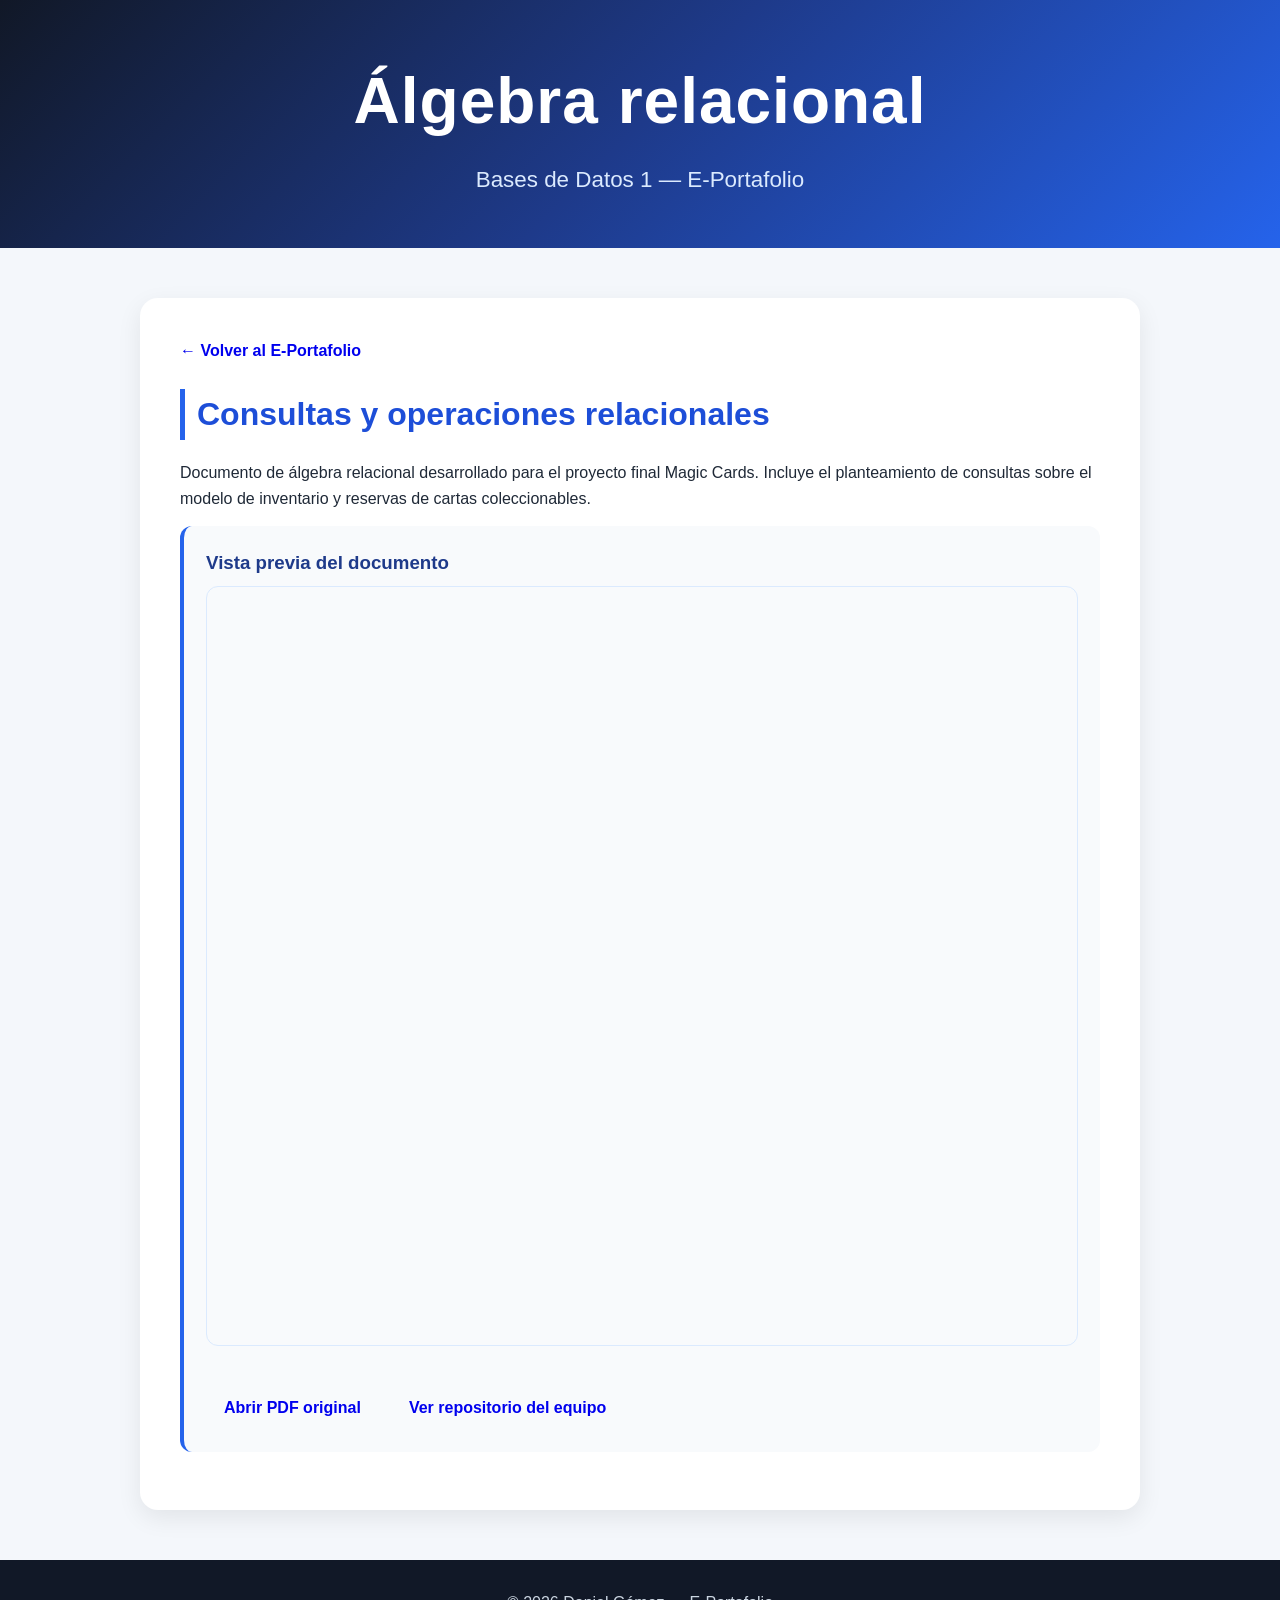
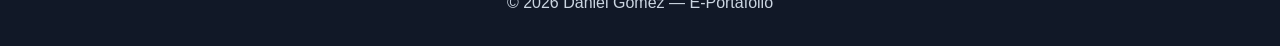
<file: evidencias/algebra.html>
<!DOCTYPE html>
<html lang="es">
<head>
<meta charset="UTF-8"><meta name="viewport" content="width=device-width, initial-scale=1.0">
<title>Álgebra relacional | Bases de Datos 1</title><link rel="stylesheet" href="../style.css">
<style>
.documento-preview{width:100%;height:760px;border:1px solid #dbeafe;border-radius:12px;background:#f8fafc}
.preview-acciones{display:flex;gap:12px;flex-wrap:wrap;margin-top:16px}
</style>
</head>
<body>
<header><h1>Álgebra relacional</h1><p>Bases de Datos 1 — E-Portafolio</p></header>
<main><section class="pagina-evidencias">
<a href="../index.html" class="volver">← Volver al E-Portafolio</a>
<h2>Consultas y operaciones relacionales</h2>
<p>Documento de álgebra relacional desarrollado para el proyecto final Magic Cards. Incluye el planteamiento de consultas sobre el modelo de inventario y reservas de cartas coleccionables.</p>
<article>
<h3>Vista previa del documento</h3>
<iframe class="documento-preview" src="https://raw.githubusercontent.com/Ande2323/ProyectoBasesDatosI/main/Algebra_Relacional_Magic_Cards.pdf" title="Documento de álgebra relacional de Magic Cards"></iframe>
<div class="preview-acciones"><a class="boton-evidencia" href="https://github.com/Ande2323/ProyectoBasesDatosI/blob/main/Algebra_Relacional_Magic_Cards.pdf" target="_blank" rel="noopener noreferrer">Abrir PDF original</a><a class="boton-evidencia" href="https://github.com/Ande2323/ProyectoBasesDatosI" target="_blank" rel="noopener noreferrer">Ver repositorio del equipo</a></div>
</article>
</section></main>
<footer><p>© 2026 Daniel Gómez — E-Portafolio</p></footer>
</body></html>
</file>
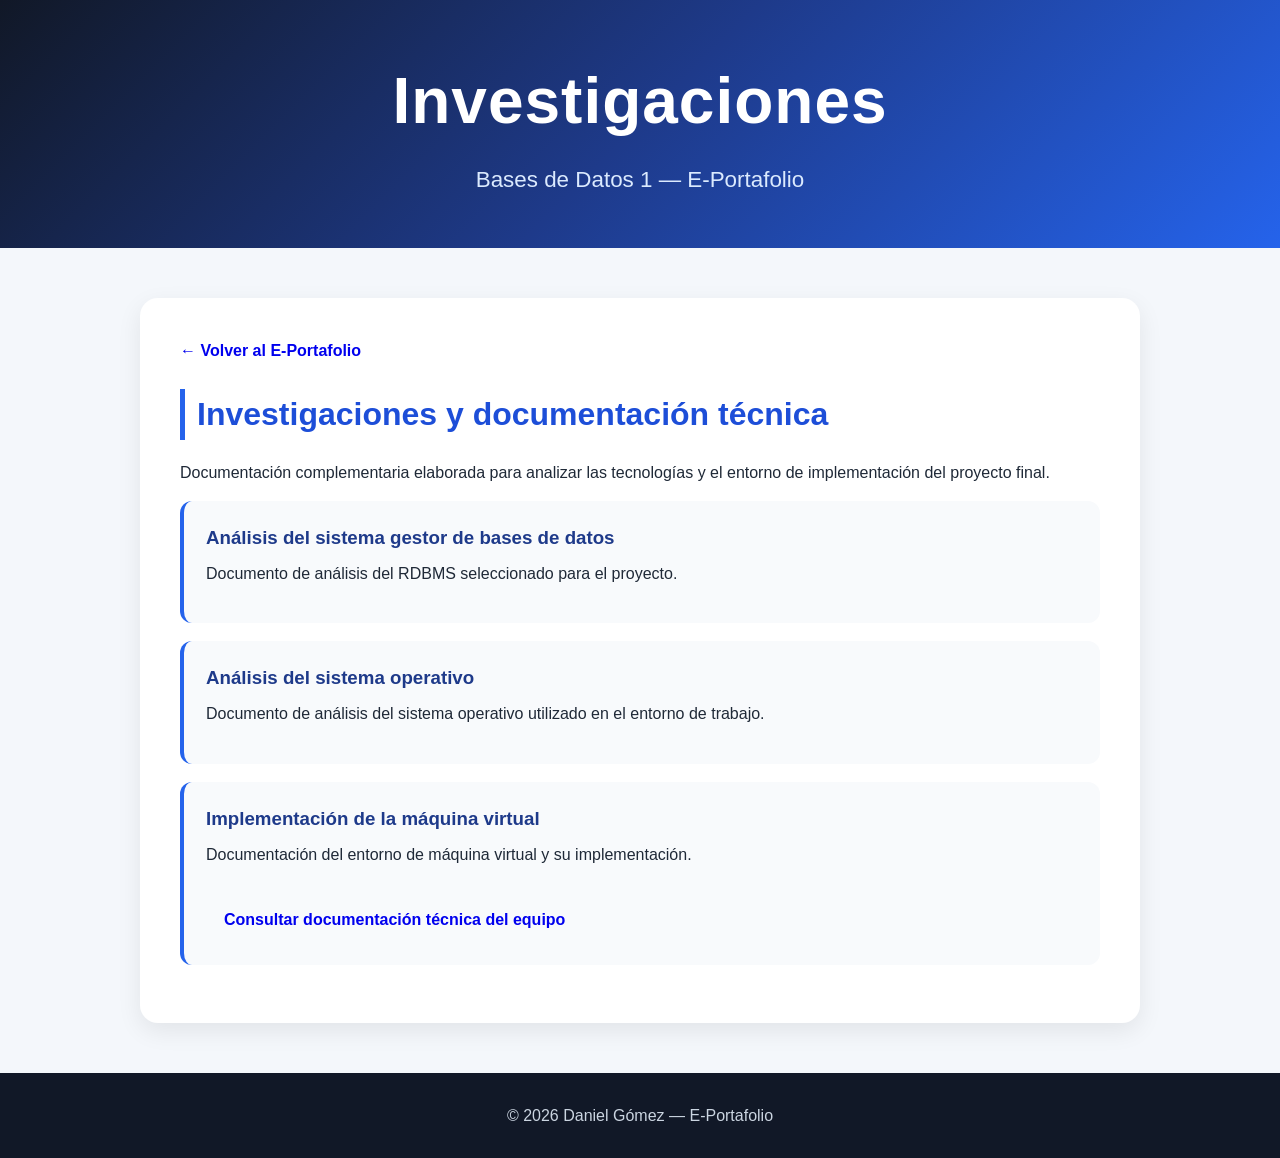
<file: evidencias/investigaciones.html>
<!DOCTYPE html>
<html lang="es"><head><meta charset="UTF-8"><meta name="viewport" content="width=device-width, initial-scale=1.0"><title>Investigaciones | Bases de Datos 1</title><link rel="stylesheet" href="../style.css"></head>
<body><header><h1>Investigaciones</h1><p>Bases de Datos 1 — E-Portafolio</p></header><main><section class="pagina-evidencias"><a href="../index.html" class="volver">← Volver al E-Portafolio</a><h2>Investigaciones y documentación técnica</h2><p>Documentación complementaria elaborada para analizar las tecnologías y el entorno de implementación del proyecto final.</p><article><h3>Análisis del sistema gestor de bases de datos</h3><p>Documento de análisis del RDBMS seleccionado para el proyecto.</p></article><article><h3>Análisis del sistema operativo</h3><p>Documento de análisis del sistema operativo utilizado en el entorno de trabajo.</p></article><article><h3>Implementación de la máquina virtual</h3><p>Documentación del entorno de máquina virtual y su implementación.</p><a class="boton-evidencia" href="https://github.com/Ande2323/ProyectoBasesDatosI" target="_blank" rel="noopener noreferrer">Consultar documentación técnica del equipo</a></article></section></main><footer><p>© 2026 Daniel Gómez — E-Portafolio</p></footer></body></html>
</file>
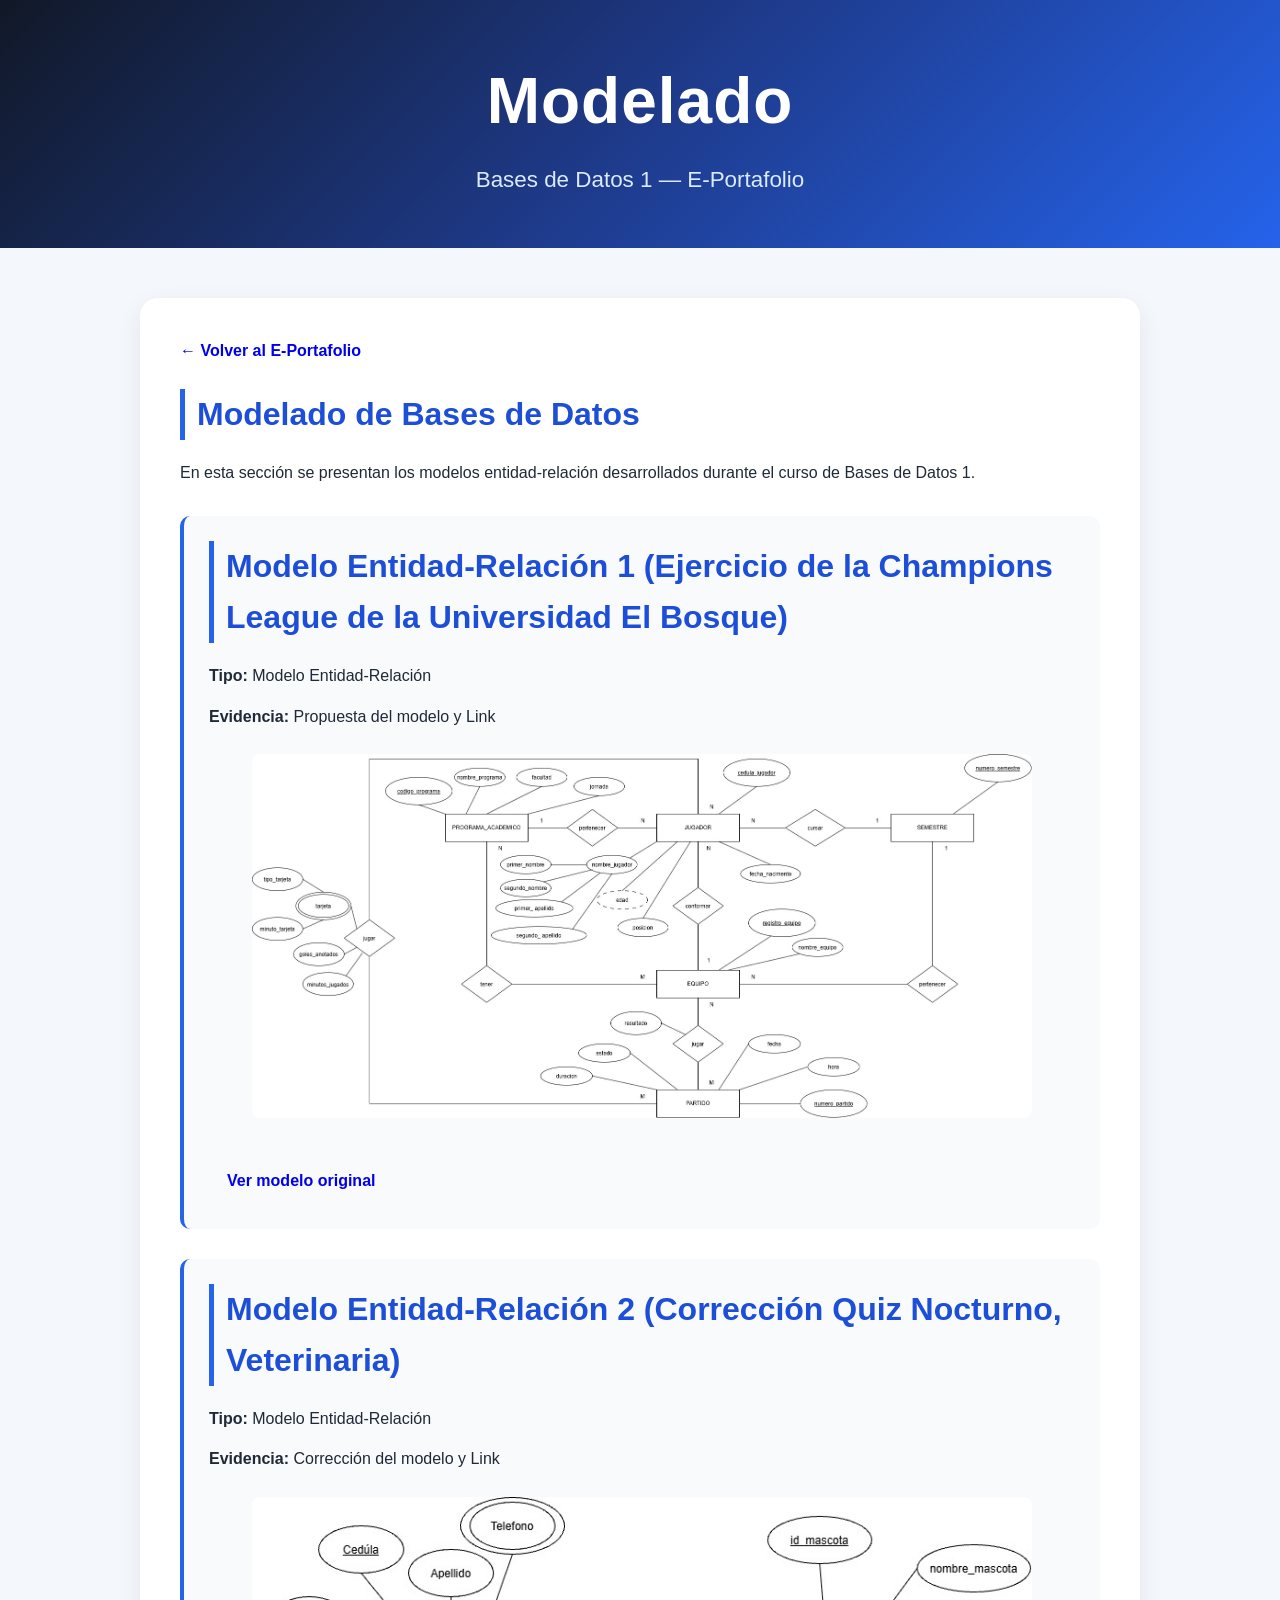
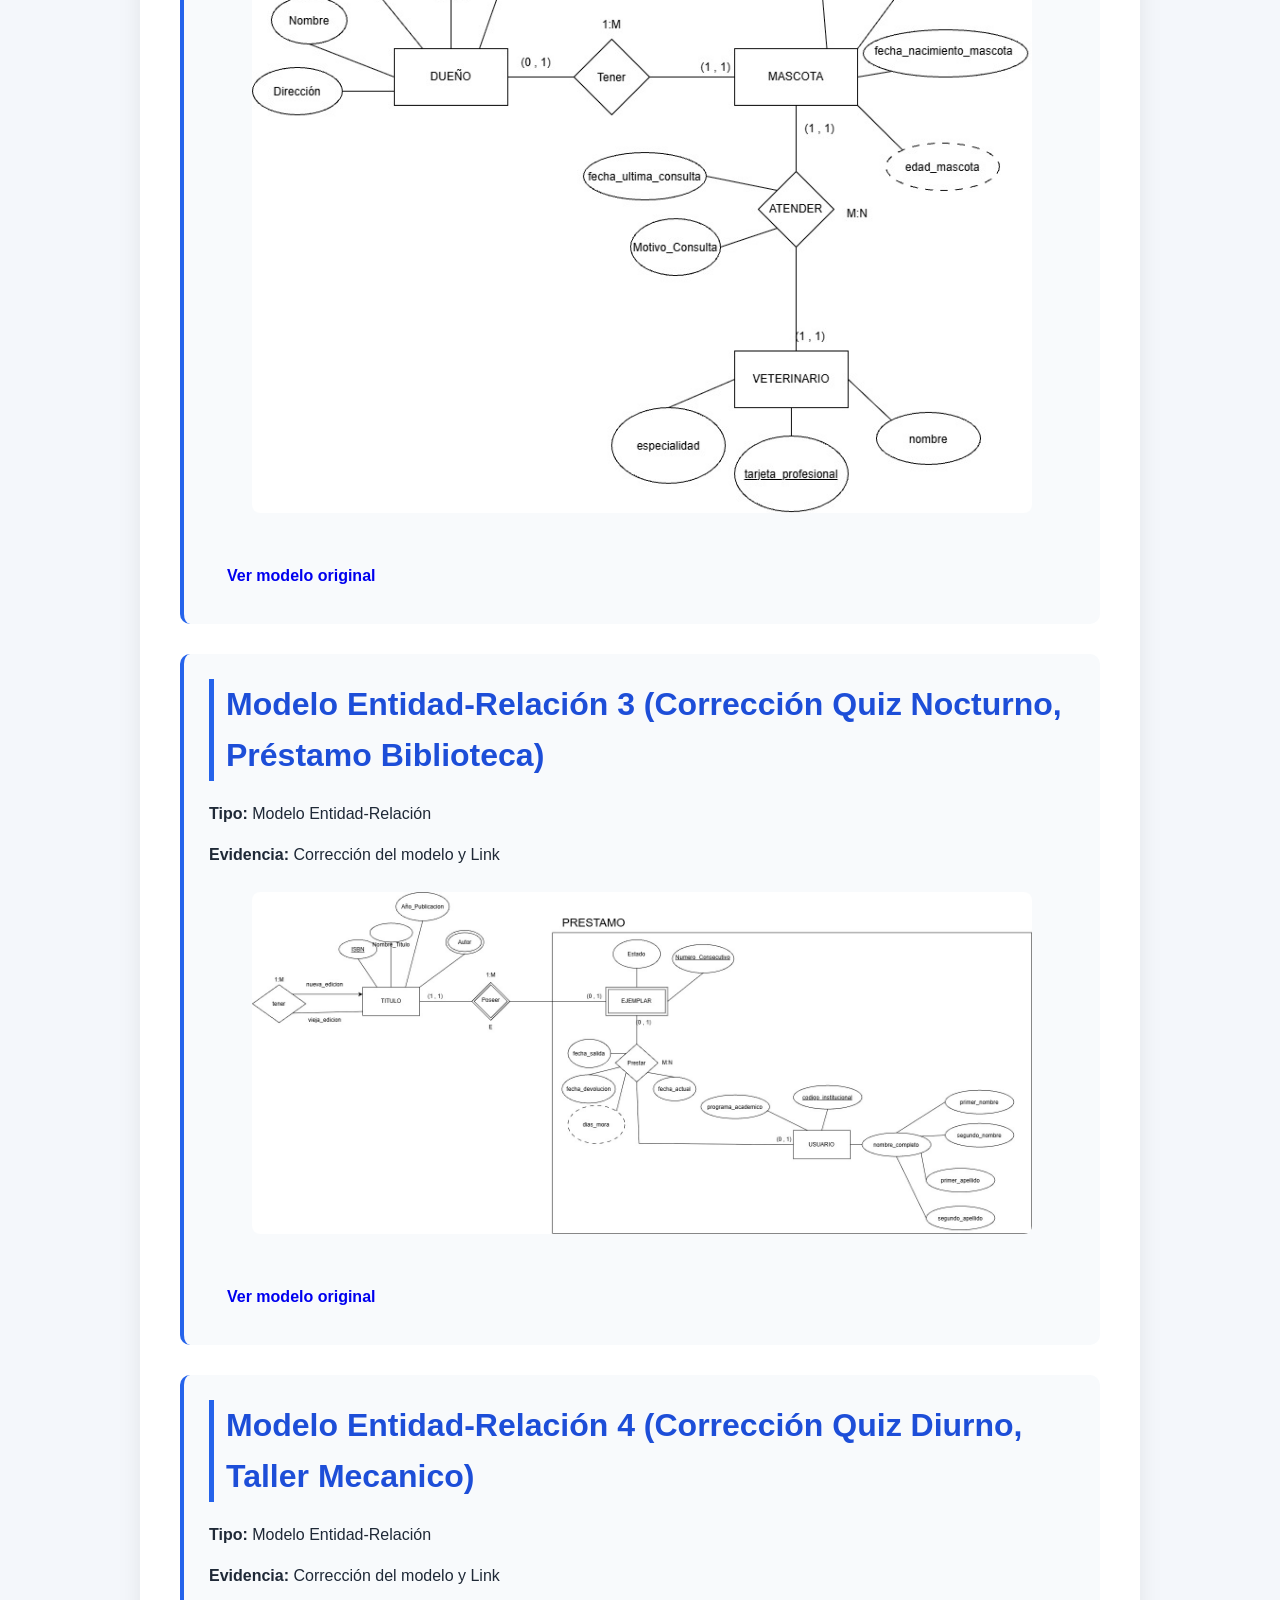
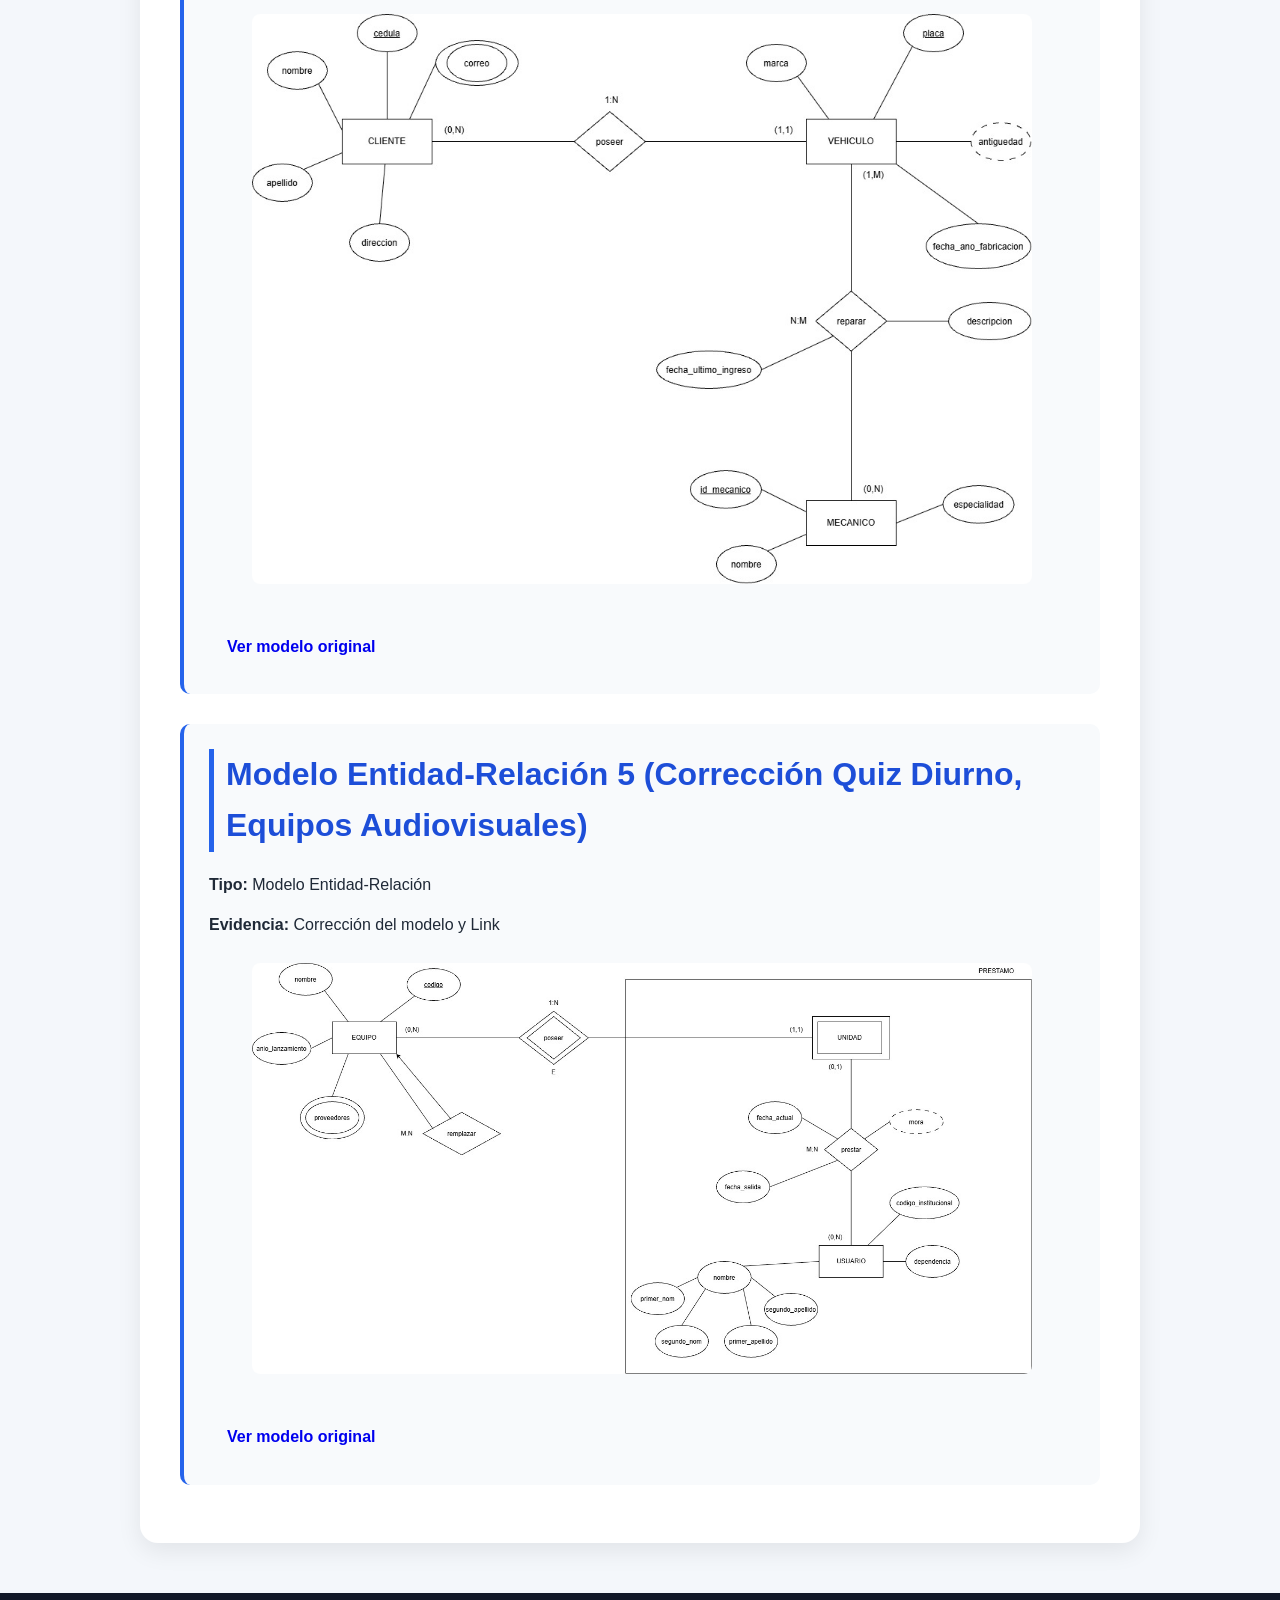
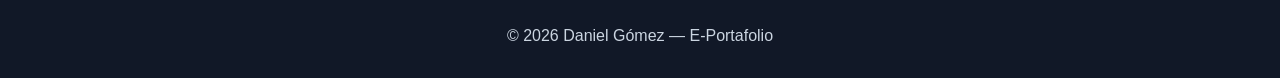
<file: evidencias/modelado.html>
<!DOCTYPE html>
<html lang="es">

<head>
    <meta charset="UTF-8">
    <meta name="viewport" content="width=device-width, initial-scale=1.0">

    <title>Modelado | Bases de Datos 1</title>

    <link rel="stylesheet" href="../style.css">
</head>

<body>

    <header>
        <h1>Modelado</h1>
        <p>Bases de Datos 1 — E-Portafolio</p>
    </header>

    <main>

        <section class="pagina-evidencias">

            <a href="../index.html" class="volver">
                ← Volver al E-Portafolio
            </a>

            <h2>Modelado de Bases de Datos</h2>

            <p>
                En esta sección se presentan los modelos entidad-relación
                desarrollados durante el curso de Bases de Datos 1.
            </p>


            <!-- MODELO 1 -->

            <article class="modelo">

                <h2>Modelo Entidad-Relación 1 (Ejercicio de la Champions
                League de la Universidad El Bosque)</h2>

                <div class="modelo-info">
                    <p><strong>Tipo:</strong> Modelo Entidad-Relación</p>
                    <p><strong>Evidencia:</strong> Propuesta del modelo y Link</p>
                </div>

                <div class="modelo-imagen">
                    <img src="UBLEAGUEDFGV.jpg"
                         alt="Modelo Entidad Relación 1">
                </div>

                <a href="https://drive.google.com/file/d/1Jq8g0YcMh3SwBMEjL5vtbea3WKlNoUPp/view?usp=sharing"
                   target="_blank"
                   rel="noopener noreferrer"
                   class="boton-evidencia">
                    Ver modelo original
                </a>

            </article>


            <!-- MODELO 2 -->

            <article class="modelo">

                <h2>Modelo Entidad-Relación 2 (Corrección Quiz Nocturno, Veterinaria)</h2>

                <div class="modelo-info">
                    <p><strong>Tipo:</strong> Modelo Entidad-Relación</p>
                    <p><strong>Evidencia:</strong> Corrección del modelo y Link</p>
                </div>

                <div class="modelo-imagen">
                    <img src="VETERINARIAQN.jpg"
                         alt="Modelo Entidad Relación 2 - Veterinaria">
                </div>

                <a href="https://drive.google.com/file/d/1dyXfRNpvIuRcPs8W2Wye0BTOfeJvedc7/view?usp=sharing"
                   target="_blank"
                   rel="noopener noreferrer"
                   class="boton-evidencia">
                    Ver modelo original
                </a>

            </article>


            <!-- MODELO 3 -->

            <article class="modelo">

                <h2>Modelo Entidad-Relación 3 (Corrección Quiz Nocturno, Préstamo Biblioteca)</h2>

                <div class="modelo-info">
                    <p><strong>Tipo:</strong> Modelo Entidad-Relación</p>
                    <p><strong>Evidencia:</strong> Corrección del modelo y Link</p>
                </div>

                <div class="modelo-imagen">
                    <img src="PRESTAMOSUNIBOSQUE.jpg"
                         alt="Modelo Entidad Relación 3 - Préstamo Biblioteca">
                </div>

                <a href="https://drive.google.com/file/d/16XbUjFNPrW5Luv7M-T5vhRNIOaBcEVdO/view?usp=sharing"
                   target="_blank"
                   rel="noopener noreferrer"
                   class="boton-evidencia">
                    Ver modelo original
                </a>

            </article>


            <!-- MODELO 4 -->

            <article class="modelo">

                <h2>Modelo Entidad-Relación 4 (Corrección Quiz Diurno, Taller Mecanico)</h2>

                <div class="modelo-info">
                    <p><strong>Tipo:</strong> Modelo Entidad-Relación</p>
                    <p><strong>Evidencia:</strong> Corrección del modelo y Link</p>
                </div>

                <div class="modelo-imagen">
                    <img src="TALLERMECANICO.jpg"
                         alt="Modelo Entidad Relación 4 - Taller Mecanico">
                </div>

                <a href="https://drive.google.com/file/d/1Z8jgjuoBgzsvNtDucniB7qtLEUvN4IWw/view?usp=sharing"
                   target="_blank"
                   rel="noopener noreferrer"
                   class="boton-evidencia">
                    Ver modelo original
                </a>

            </article>


            <!-- MODELO 5 -->

            <article class="modelo">

                <h2>Modelo Entidad-Relación 5 (Corrección Quiz Diurno, Equipos Audiovisuales)</h2>

                <div class="modelo-info">
                    <p><strong>Tipo:</strong> Modelo Entidad-Relación</p>
                    <p><strong>Evidencia:</strong> Corrección del modelo y Link</p>
                </div>

                <div class="modelo-imagen">
                    <img src="PRESTAMOEQUIPO.jpg"
                         alt="Modelo Entidad Relación 5 - Equipos Audiovisuales">
                </div>

                <a href="https://drive.google.com/file/d/17HwlzP5XpY0H57s3Tb2h7E7-XvP2eVEt/view?usp=sharing"
                   target="_blank"
                   rel="noopener noreferrer"
                   class="boton-evidencia">
                    Ver modelo original
                </a>

            </article>

        </section>

    </main>

    <footer>
        <p>© 2026 Daniel Gómez — E-Portafolio</p>
    </footer>

</body>

</html>
</file>
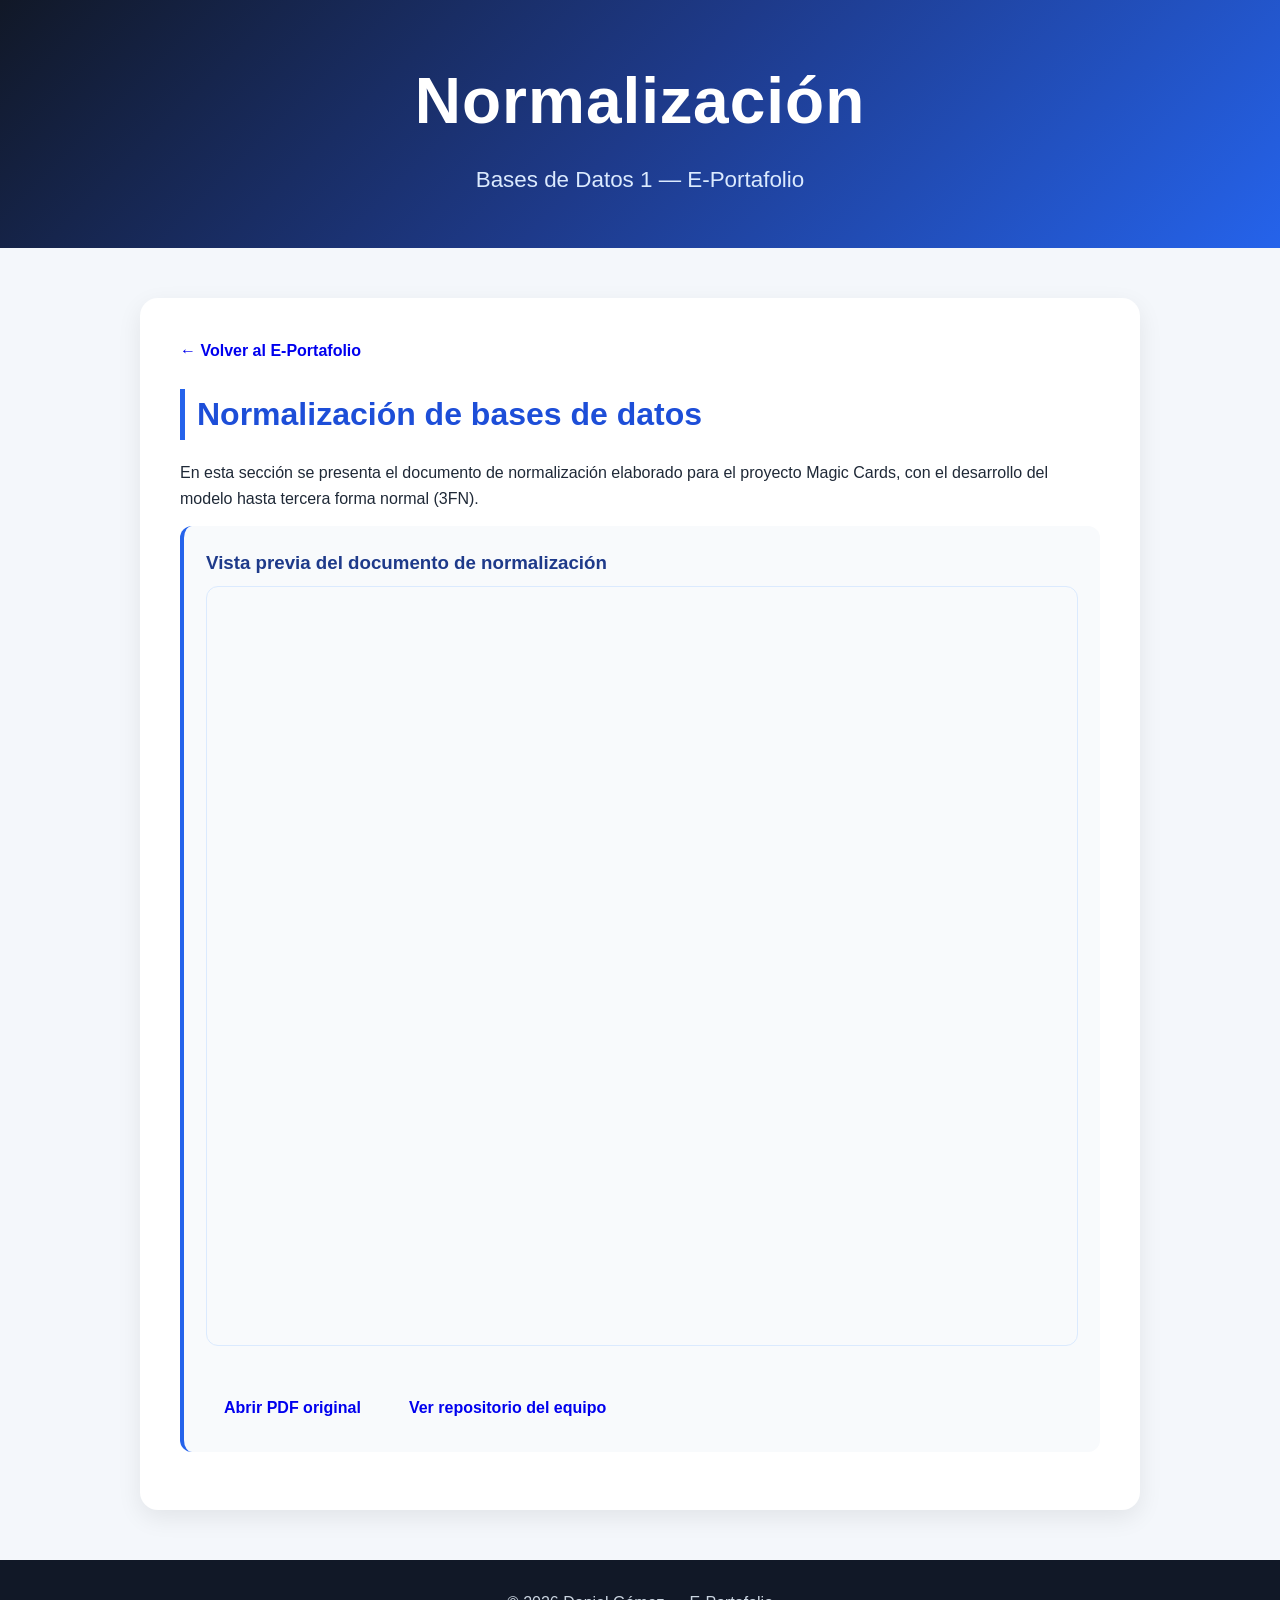
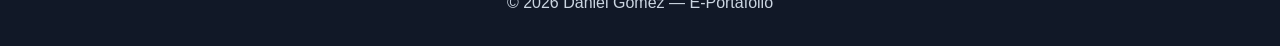
<file: evidencias/normalizacion.html>
<!DOCTYPE html>
<html lang="es">
<head>
<meta charset="UTF-8"><meta name="viewport" content="width=device-width, initial-scale=1.0">
<title>Normalización | Bases de Datos 1</title><link rel="stylesheet" href="../style.css">
<style>.documento-preview{width:100%;height:760px;border:1px solid #dbeafe;border-radius:12px;background:#f8fafc}.preview-acciones{display:flex;gap:12px;flex-wrap:wrap;margin-top:16px}</style>
</head>
<body>
<header><h1>Normalización</h1><p>Bases de Datos 1 — E-Portafolio</p></header>
<main><section class="pagina-evidencias">
<a href="../index.html" class="volver">← Volver al E-Portafolio</a>
<h2>Normalización de bases de datos</h2>
<p>En esta sección se presenta el documento de normalización elaborado para el proyecto Magic Cards, con el desarrollo del modelo hasta tercera forma normal (3FN).</p>
<article>
<h3>Vista previa del documento de normalización</h3>
<iframe class="documento-preview" src="https://raw.githubusercontent.com/Ande2323/ProyectoBasesDatosI/main/Normalizacion_3FN_Magic_BD.pdf" title="Documento de normalización de Magic Cards"></iframe>
<div class="preview-acciones"><a class="boton-evidencia" href="https://github.com/Ande2323/ProyectoBasesDatosI/blob/main/Normalizacion_3FN_Magic_BD.pdf" target="_blank" rel="noopener noreferrer">Abrir PDF original</a><a class="boton-evidencia" href="https://github.com/Ande2323/ProyectoBasesDatosI" target="_blank" rel="noopener noreferrer">Ver repositorio del equipo</a></div>
</article>
</section></main>
<footer><p>© 2026 Daniel Gómez — E-Portafolio</p></footer>
</body></html>
</file>
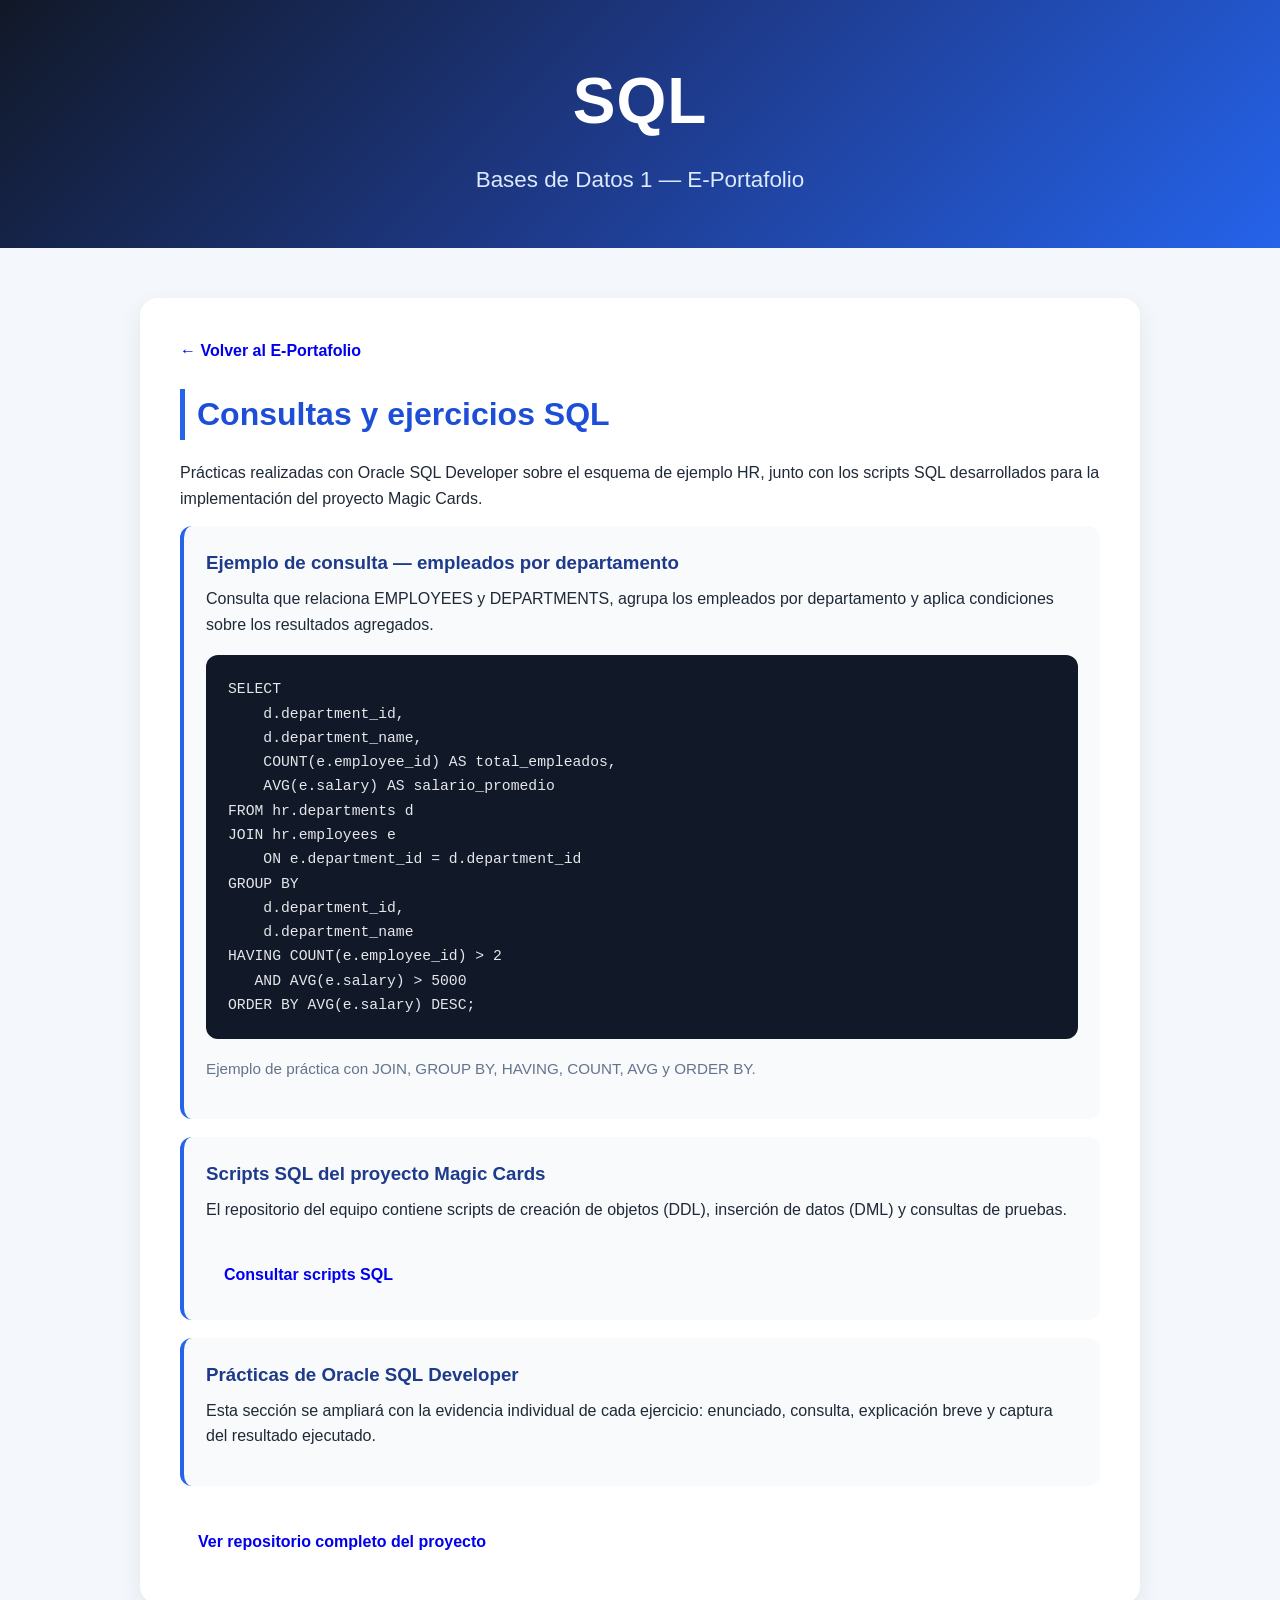
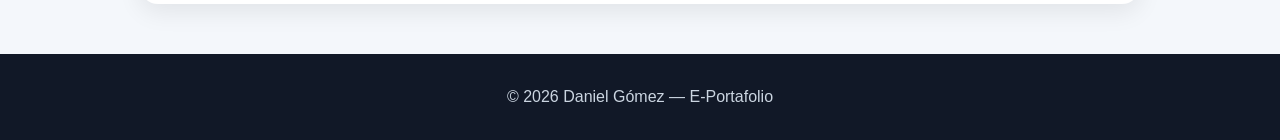
<file: evidencias/sql.html>
<!DOCTYPE html>
<html lang="es">
<head>
<meta charset="UTF-8"><meta name="viewport" content="width=device-width, initial-scale=1.0">
<title>SQL | Bases de Datos 1</title><link rel="stylesheet" href="../style.css">
<style>
.sql-ejemplo{background:#111827;color:#e5e7eb;padding:22px;border-radius:12px;overflow-x:auto;margin:18px 0}
.sql-ejemplo pre{white-space:pre;line-height:1.65;font-family:Consolas,Monaco,monospace;font-size:.92rem}
.sql-meta{color:#64748b;font-size:.95rem}
</style>
</head>
<body>
<header><h1>SQL</h1><p>Bases de Datos 1 — E-Portafolio</p></header>
<main><section class="pagina-evidencias">
<a href="../index.html" class="volver">← Volver al E-Portafolio</a>
<h2>Consultas y ejercicios SQL</h2>
<p>Prácticas realizadas con Oracle SQL Developer sobre el esquema de ejemplo HR, junto con los scripts SQL desarrollados para la implementación del proyecto Magic Cards.</p>
<article>
<h3>Ejemplo de consulta — empleados por departamento</h3>
<p>Consulta que relaciona EMPLOYEES y DEPARTMENTS, agrupa los empleados por departamento y aplica condiciones sobre los resultados agregados.</p>
<div class="sql-ejemplo"><pre><code>SELECT
    d.department_id,
    d.department_name,
    COUNT(e.employee_id) AS total_empleados,
    AVG(e.salary) AS salario_promedio
FROM hr.departments d
JOIN hr.employees e
    ON e.department_id = d.department_id
GROUP BY
    d.department_id,
    d.department_name
HAVING COUNT(e.employee_id) &gt; 2
   AND AVG(e.salary) &gt; 5000
ORDER BY AVG(e.salary) DESC;</code></pre></div>
<p class="sql-meta">Ejemplo de práctica con JOIN, GROUP BY, HAVING, COUNT, AVG y ORDER BY.</p>
</article>
<article>
<h3>Scripts SQL del proyecto Magic Cards</h3>
<p>El repositorio del equipo contiene scripts de creación de objetos (DDL), inserción de datos (DML) y consultas de pruebas.</p>
<a class="boton-evidencia" href="https://github.com/Ande2323/ProyectoBasesDatosI/blob/main/Scripts.zip" target="_blank" rel="noopener noreferrer">Consultar scripts SQL</a>
</article>
<article>
<h3>Prácticas de Oracle SQL Developer</h3>
<p>Esta sección se ampliará con la evidencia individual de cada ejercicio: enunciado, consulta, explicación breve y captura del resultado ejecutado.</p>
</article>
<a class="boton-evidencia" href="https://github.com/Ande2323/ProyectoBasesDatosI" target="_blank" rel="noopener noreferrer">Ver repositorio completo del proyecto</a>
</section></main>
<footer><p>© 2026 Daniel Gómez — E-Portafolio</p></footer>
</body></html>
</file>
<file: style.css>
* {
    margin: 0;
    padding: 0;
    box-sizing: border-box;
}

html {
    scroll-behavior: smooth;
}

body {
    font-family: "Segoe UI", Arial, sans-serif;
    background: #f4f7fb;
    color: #1f2937;
    line-height: 1.6;
}

header {
    min-height: 20vh;
    display: flex;
    flex-direction: column;
    justify-content: center;
    align-items: center;
    text-align: center;
    padding: 50px 20px;
    background: linear-gradient(135deg, #111827, #1e3a8a, #2563eb);
    color: white;
}

header h1 {
    font-size: 4rem;
    margin-bottom: 10px;
    letter-spacing: 1px;
}

header p {
    font-size: 1.4rem;
    color: #dbeafe;
}

main {
    width: 90%;
    max-width: 1200px;
    margin: 50px auto;
}

section {
    background: white;
    margin-bottom: 30px;
    padding: 40px;
    border-radius: 18px;
    box-shadow: 0 8px 25px rgba(0, 0, 0, 0.08);
    transition: transform 0.3s ease, box-shadow 0.3s ease;
}

section:hover {
    transform: translateY(-4px);
    box-shadow: 0 12px 30px rgba(0, 0, 0, 0.12);
}

section h2 {
    color: #1d4ed8;
    font-size: 2rem;
    margin-bottom: 20px;
    border-left: 5px solid #2563eb;
    padding-left: 12px;
}

section p {
    margin-bottom: 15px;
}

.presentacion {
    text-align: center;
}

.presentacion-contenido {
    display: grid;
    grid-template-columns: 0.8fr 1.2fr;
    gap: 50px;
    align-items: center;
}

.presentacion-foto {
    display: flex;
    justify-content: center;
}

.foto-presentacion {
    width: 250px;
    height: 250px;
    object-fit: cover;
    border-radius: 50%;
    border: 7px solid #2563eb;
    box-shadow: 0 10px 30px rgba(37, 99, 235, 0.3);
    transition: transform 0.3s ease;
}

.foto-presentacion:hover {
    transform: scale(1.05);
}

.presentacion-video {
    text-align: left;
}

.presentacion-video h3 {
    color: #1e3a8a;
    margin-bottom: 15px;
    font-size: 1.4rem;
}

.video-placeholder {
    min-height: 220px;
    display: flex;
    flex-direction: column;
    justify-content: center;
    align-items: center;
    text-align: center;
    padding: 30px;
    background: #f8fafc;
    border: 2px dashed #93c5fd;
    border-radius: 15px;
    color: #64748b;
}

.video-presentacion {
    width: 100%;
    max-width: 650px;
    display: block;
    margin: 0 auto;
    border-radius: 15px;
    box-shadow: 0 8px 25px rgba(0, 0, 0, 0.15);
    background: #111827;
}

.contenido-principal {
    display: grid;
    grid-template-columns: 0.9fr 1.1fr;
    gap: 30px;
    background: transparent;
    box-shadow: none;
    padding: 0;
}

.contenido-principal:hover {
    transform: none;
    box-shadow: none;
}

.columna-izquierda,
.columna-derecha {
    display: flex;
    flex-direction: column;
}

.columna-izquierda section,
.columna-derecha section {
    margin-bottom: 30px;
}

#perfil {
    text-align: left;
}

#contacto {
    text-align: center;
}

#contacto p {
    font-size: 1.05rem;
}

#contacto a {
    color: #2563eb;
    font-weight: bold;
    text-decoration: none;
}

#contacto a:hover {
    text-decoration: underline;
}

article {
    background: #f8fafc;
    padding: 22px;
    margin-bottom: 18px;
    border-radius: 12px;
    border-left: 4px solid #2563eb;
}

article h3 {
    color: #1e3a8a;
    margin-bottom: 8px;
}

#habilidades ul,
#idiomas ul {
    list-style: none;
    display: flex;
    flex-wrap: wrap;
    gap: 12px;
}

#habilidades li,
#idiomas li {
    background: #dbeafe;
    color: #1e40af;
    padding: 10px 18px;
    border-radius: 30px;
    font-weight: 600;
    transition: all 0.3s ease;
}

#habilidades li:hover,
#idiomas li:hover {
    background: #2563eb;
    color: white;
    transform: translateY(-3px);
}

#proyectos article {
    transition: transform 0.3s ease;
}

#proyectos article:hover {
    transform: translateX(6px);
}

#evidencias {
    text-align: center;
}

.descripcion-evidencias {
    max-width: 700px;
    margin: 0 auto 30px;
}

.evidencias-grid {
    display: grid;
    grid-template-columns: repeat(2, 1fr);
    gap: 20px;
    text-align: left;
}

.evidencia {
    margin: 0;
    transition: transform 0.3s ease;
}

.evidencia:hover {
    transform: translateY(-5px);
}

.evidencia h3 {
    font-size: 1.3rem;
}

/* Página de evidencias */

.pagina-evidencias {
    max-width: 1000px;
    margin: 0 auto;
}

.volver {
    display: inline-block;
    margin-bottom: 25px;
    text-decoration: none;
    font-weight: bold;
}

.modelo {
    margin-top: 30px;
    padding: 25px;
    border-radius: 10px;
}

.modelo-imagen {
    margin: 25px auto;
    text-align: center;
    max-width: 90%;
    overflow: hidden;
}

.modelo-imagen img {
    width: 100%;
    max-width: 850px;
    height: auto;
    display: block;
    margin: 0 auto;
    border-radius: 8px;
}

.boton-evidencia {
    display: inline-block;
    margin-top: 15px;
    padding: 10px 18px;
    text-decoration: none;
    border-radius: 6px;
    font-weight: bold;
}

footer {
    text-align: center;
    padding: 30px 20px;
    background: #111827;
    color: #cbd5e1;
    margin-top: 50px;
}

@keyframes aparecer {
    from {
        opacity: 0;
        transform: translateY(20px);
    }

    to {
        opacity: 1;
        transform: translateY(0);
    }
}

header h1,
header p {
    animation: aparecer 1s ease;
}

@media (max-width: 700px) {

    .presentacion-contenido {
        grid-template-columns: 1fr;
    }

    .video-presentacion {
        width: 100%;
        border-radius: 12px;
    }

    .contenido-principal {
        grid-template-columns: 1fr;
    }

    .evidencias-grid {
        grid-template-columns: 1fr;
    }

    header {
        min-height: 35vh;
    }

    header h1 {
        font-size: 2.7rem;
    }

    header p {
        font-size: 1.1rem;
    }

    main {
        width: 94%;
    }

    section {
        padding: 25px;
    }

    section h2 {
        font-size: 1.6rem;
    }

    .foto-presentacion {
        width: 190px;
        height: 190px;
    }

    #habilidades ul,
    #idiomas ul {
        justify-content: center;
    }

    .modelo-imagen {
        max-width: 100%;
    }
}
</file>
